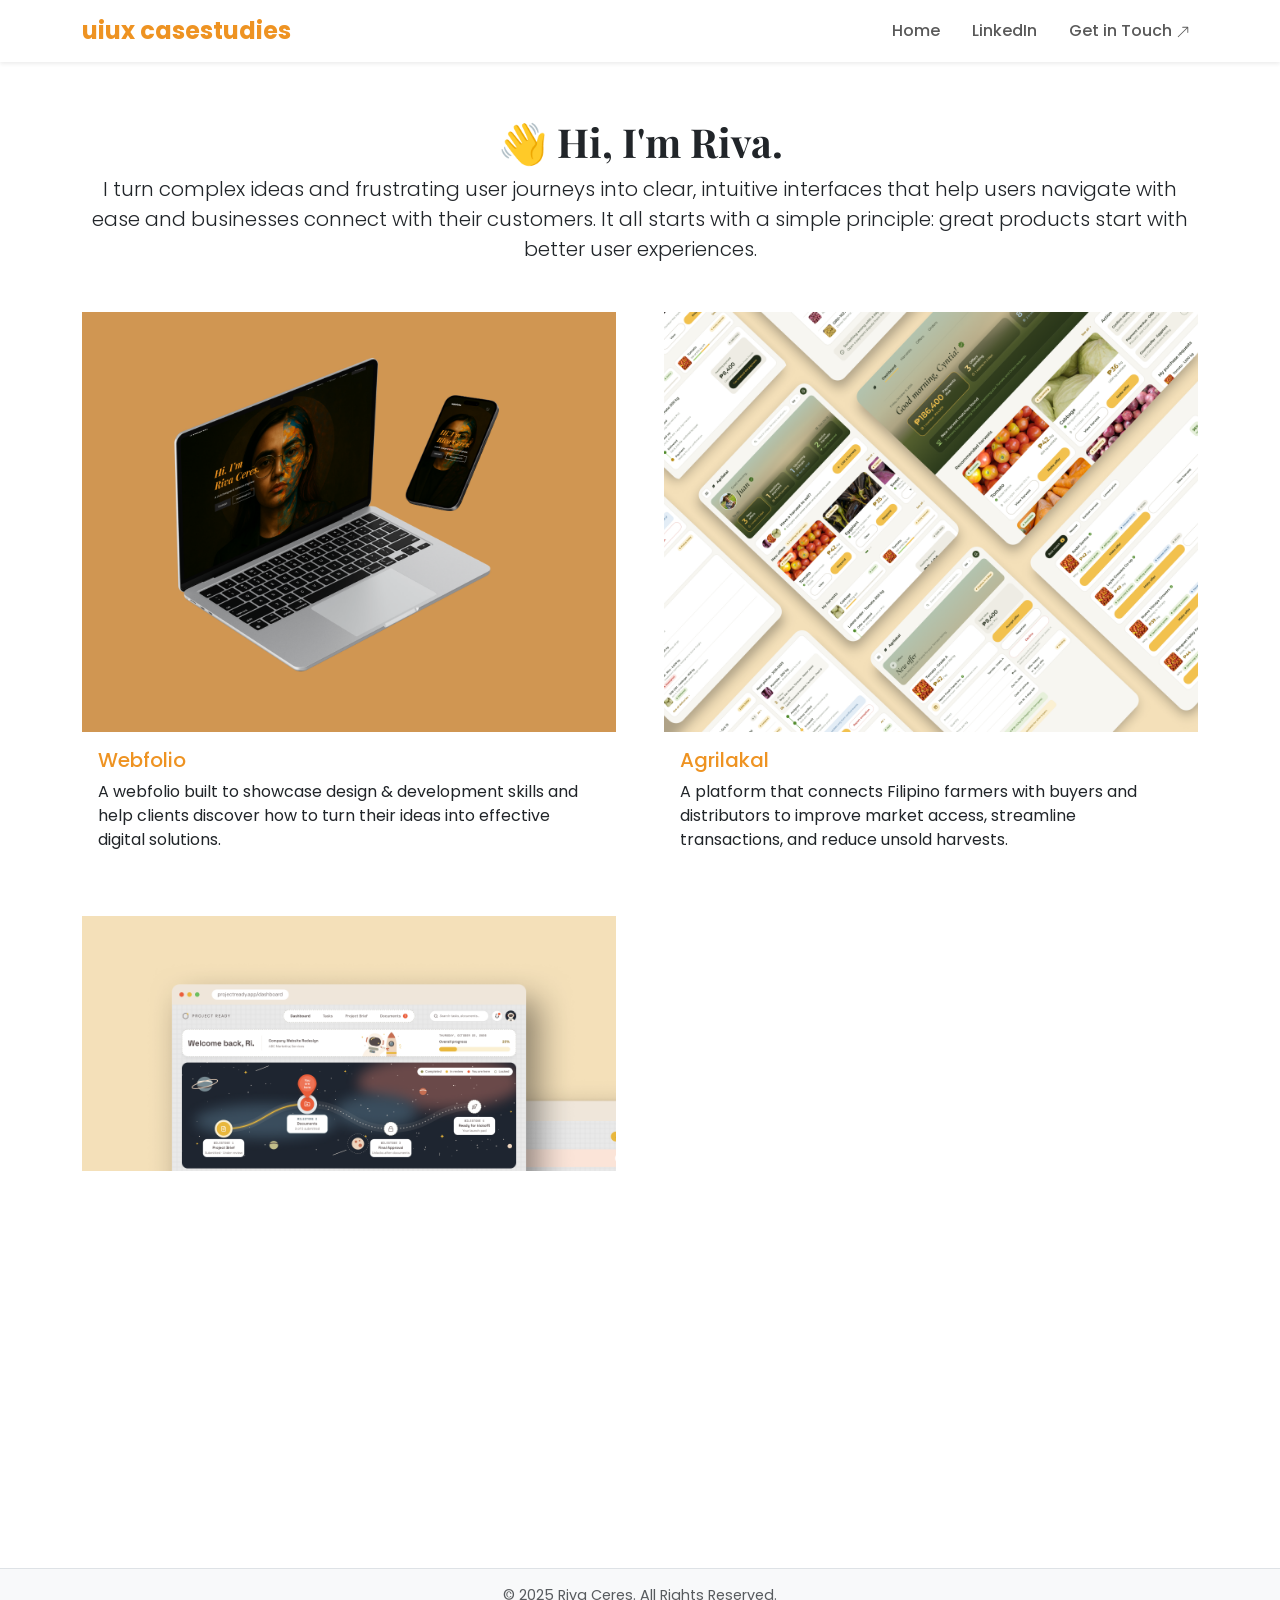
<file: uiuxfolio/index.html>
<!DOCTYPE html>
<html lang="en">
<head>
  <meta charset="UTF-8" />
  <meta name="viewport" content="width=device-width, initial-scale=1.0" />
  <title>Riva Ceres | UIUX Portfolio</title>
  <link rel="icon" type="image/png" href="assets/favicon.png" />
  <link rel="apple-touch-icon" href="assets/favicon.png" />
  <link rel="stylesheet" href="https://cdn.jsdelivr.net/npm/bootstrap@5.3.3/dist/css/bootstrap.min.css" />
  <link rel="stylesheet" href="styles/style.css" />
</head>
<body>
  <!-- Header will be loaded dynamically -->
  <div id="header-container">
    <!-- Skeleton: replaced once shared/header.html loads -->
    <nav class="navbar bg-white shadow-sm fixed-top" aria-hidden="true">
      <div class="container">
        <div class="skeleton skeleton-brand"></div>
        <div class="skeleton skeleton-nav d-none d-lg-block"></div>
      </div>
    </nav>
  </div>

  <main id="main-content" class="container mt-5">
    <!-- Intro Section -->
    <section class="text-center mb-5 hero-text">
      <h1>👋 Hi, I'm Riva.</h1>
      <p class="lead">
         I turn complex ideas and frustrating user journeys into clear, intuitive interfaces that help users navigate with ease and businesses connect with their customers. It all starts with a simple principle: great products start with better user experiences.
      </p>
    </section>

<section class="pb-5">
  <!-- Row 1: case studies 1 and 2 -->
  <div class="row gx-5">
    <!-- Case Study 1  is here ----------------------------------->
    <div class="col-md-6 mb-5">
      <div class="card h-100 border-0 rounded-0 custom-hover-shadow case-study-card" data-file="pages/casestudy1.html">
        <img src="assets/webfolio-cover.png" class="card-img-top rounded-0" alt="Case Study 1 cover">
        <div class="card-body">
          <h5 class="card-title">Webfolio</h5>
          <p class="card-text">A webfolio built to showcase design & development skills and help clients discover how to turn their ideas into effective digital solutions.</p>
        </div>
      </div>
    </div>

    <!-- Case Study 2 is here ----------------------------------->
    <div class="col-md-6 mb-5">
      <div class="card h-100 border-0 rounded-0 custom-hover-shadow case-study-card" data-file="pages/casestudy2.html">
        <img src="assets/agri-cover.png" class="card-img-top rounded-0" alt="Case Study 2 cover">
        <div class="card-body">
          <h5 class="card-title">Agrilakal</h5>
          <p class="card-text">A platform that connects Filipino farmers with buyers and distributors to improve market access, streamline transactions, and reduce unsold harvests.</p>
        </div>
      </div>
    </div>

  </div>

  <!-- Row 2: case study 3; right column left empty for now -->
  <div class="row gx-5">
    <!-- Case Study 3 is here ----------------------------------->
    <div class="col-md-6 mb-5">
      <div class="card h-100 border-0 rounded-0 custom-hover-shadow case-study-card" data-file="pages/casestudy3.html">
        <img src="assets/pr-cover.png" class="card-img-top rounded-0" alt="Case Study 3 cover">
        <div class="card-body">
          <h5 class="card-title">ProjectReady</h5>
          <p class="card-text">A client onboarding platform that simplifies project preparation through guided tasks, clear milestones, and seamless progress tracking.</p>
        </div>
      </div>
    </div>
  </div>
</section>
  </main>

  <div id="footer-container">
    <!-- Skeleton: replaced once shared/footer.html loads -->
    <footer class="footer mt-auto py-3 bg-light border-top" aria-hidden="true">
      <div class="container"><div class="skeleton skeleton-footer mx-auto"></div></div>
    </footer>
  </div>

  <!-- Scripts -->
  <script src="https://cdn.jsdelivr.net/npm/bootstrap@5.3.3/dist/js/bootstrap.bundle.min.js"></script>
  <script src="script.js"></script>
</body>
</html>
</file>
<file: uiuxfolio/styles/style.css>
@import url('https://fonts.googleapis.com/css2?family=Playfair+Display:ital,wght@0,400;0,600;0,700;1,400;1,500;1,600;1,700&family=Poppins:wght@300;400;500;600;700&display=swap');

.navbar-brand,
.navbar-brand:hover,
.navbar-brand:focus {
  color: #EE9322;
}


html, body {
  height: 100%;
  margin: 0;
}

body {
  display: flex;      /* for sticky footer */
  flex-direction: column;
  font-family: 'Poppins', sans-serif;
}


h1{
 font-family: 'Playfair Display', serif;
   /* font-style: italic; */
  font-weight: bold;
  /* color: #EE9322; */
}

h2{
  font-family: 'Playfair Display', serif;
  font-style: italic;
    font-weight: semi-bold;
  /* font-weight: 500; */
  color: #EE9322;
}

.navbar-brand {
  font-family: 'Poppins', sans-serif;
  font-size: 1.5rem;
  font-weight: 700;
}



.nav-link {
  font-weight: 500;
  margin-left: 1rem;
}

/* Header nav link hover color */
.nav-link:hover, .card-title {
  color: #EE9322;
}


/* Main content pushes footer down */
main {
  flex: 1;
  padding-top: 70px; /* space for sticky nav */
}

/* Footer styling (optional tweaks) */
.footer {
  background-color: #f8f9fa;
  font-size: 0.9rem;
}

.custom-hover-shadow {
  transition: box-shadow 0.2s ease;
}

.custom-hover-shadow:hover {
  box-shadow: 0 0.75rem 1.5rem rgba(0, 0, 0, 0.15);
}


.card-img-top {
  width: 100%;
  height: 420px; /* Fixed height */
  object-fit: cover; /* This ensures images fill the space without distortion */
  object-position: center; /* Centers the image */
}

/* Skeleton loading placeholders */
.skeleton {
  background: linear-gradient(90deg, #ececec 25%, #f6f6f6 50%, #ececec 75%);
  background-size: 200% 100%;
  animation: skeleton-shimmer 1.2s ease-in-out infinite;
}

div.skeleton { border-radius: 4px; }

/* :where() keeps specificity at 0 so each image's own width/size classes still win */
:where(img.skeleton:not([width])) {
  width: 100%;
  min-height: 240px;
}

.skeleton-brand   { width: 120px; height: 1.5rem; margin: 0.5rem 0; }
.skeleton-nav     { width: 220px; height: 1rem; }
.skeleton-footer  { width: 260px; height: 0.9rem; }
.skeleton-btn     { width: 90px; height: 38px; }
.skeleton-title   { height: 2.2rem; width: 85%; }
.skeleton-heading { height: 1.75rem; width: 60%; }
.skeleton-text    { height: 1rem; margin-bottom: 0.6rem; }
.skeleton-icon    { width: 32px; height: 32px; border-radius: 50% !important; }
.skeleton-hero    { width: 100%; max-width: 550px; aspect-ratio: 4 / 3; margin: 0 auto; }

@keyframes skeleton-shimmer {
  from { background-position: 200% 0; }
  to   { background-position: -200% 0; }
}

@media (prefers-reduced-motion: reduce) {
  .skeleton { animation: none; }
}

/* Case study intro: text rises in when the page loads. Children animate so the image and column borders stay put. */
@keyframes fade-up {
  from { opacity: 0; transform: translateY(24px); }
  to { opacity: 1; transform: none; }
}

.hero-text > *,
.small-info-row .col > * {
  animation: fade-up 0.7s ease-out both;
}

.hero-text > :nth-child(2) { animation-delay: 0.1s; }
.hero-text > :nth-child(3) { animation-delay: 0.2s; }
.small-info-row .col > * { animation-delay: 0.35s; }

@media (prefers-reduced-motion: reduce) {
  .hero-text > *,
  .small-info-row .col > * { animation: none; }
}

/* Content rows: hidden until scrolled into view (classes added by revealOnScroll in script.js) */
.reveal > * { opacity: 0; }
.reveal.in-view > * { animation: fade-up 0.7s ease-out both; }
.reveal.in-view > :nth-child(2) { animation-delay: 0.1s; }
.reveal.in-view > :nth-child(3) { animation-delay: 0.2s; }
/* Home page order: heading, then subheading, then all cards together */
section > .row.reveal.in-view > * { animation-delay: 0.5s; }
section > .row.reveal.in-view ~ .row.in-view > * { animation-delay: 0.8s; } /* later card rows follow the first */
#main-content > .hero-text > :nth-child(2) { animation-delay: 0.25s; }
</file>
